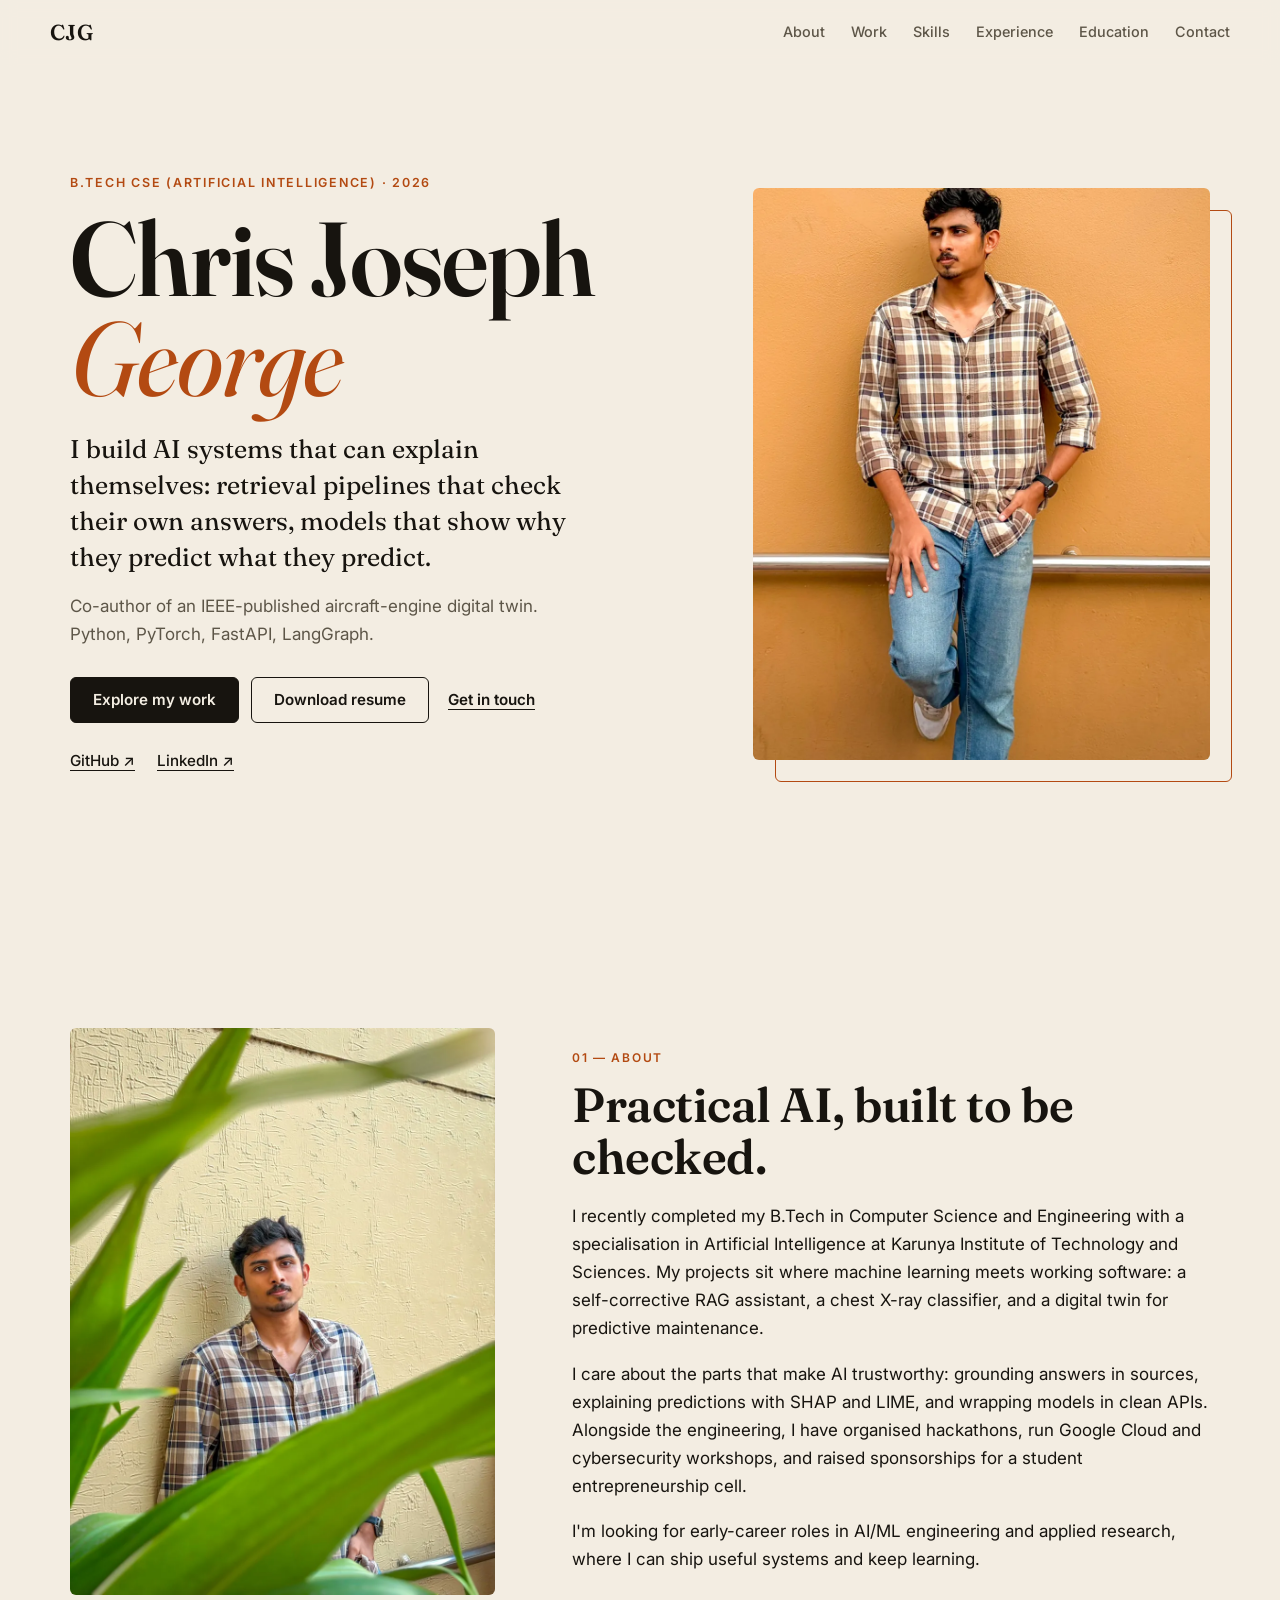
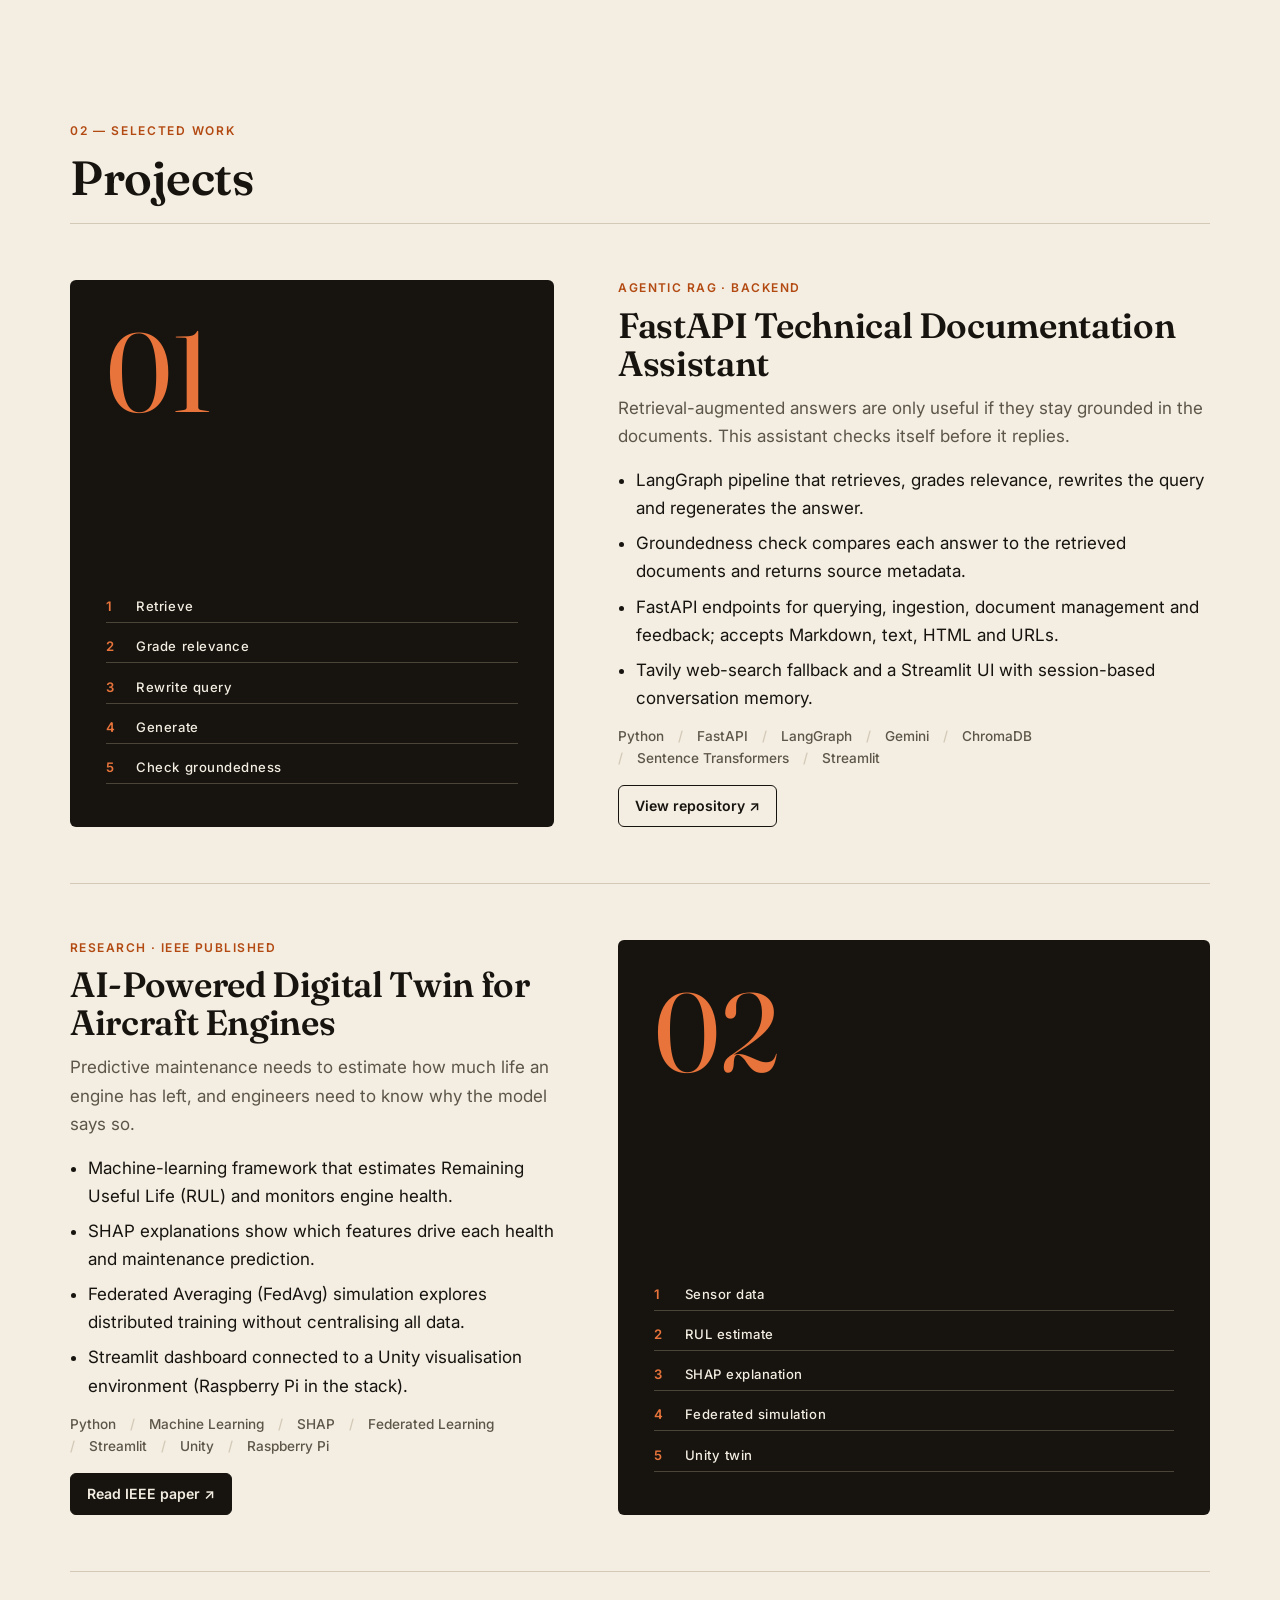
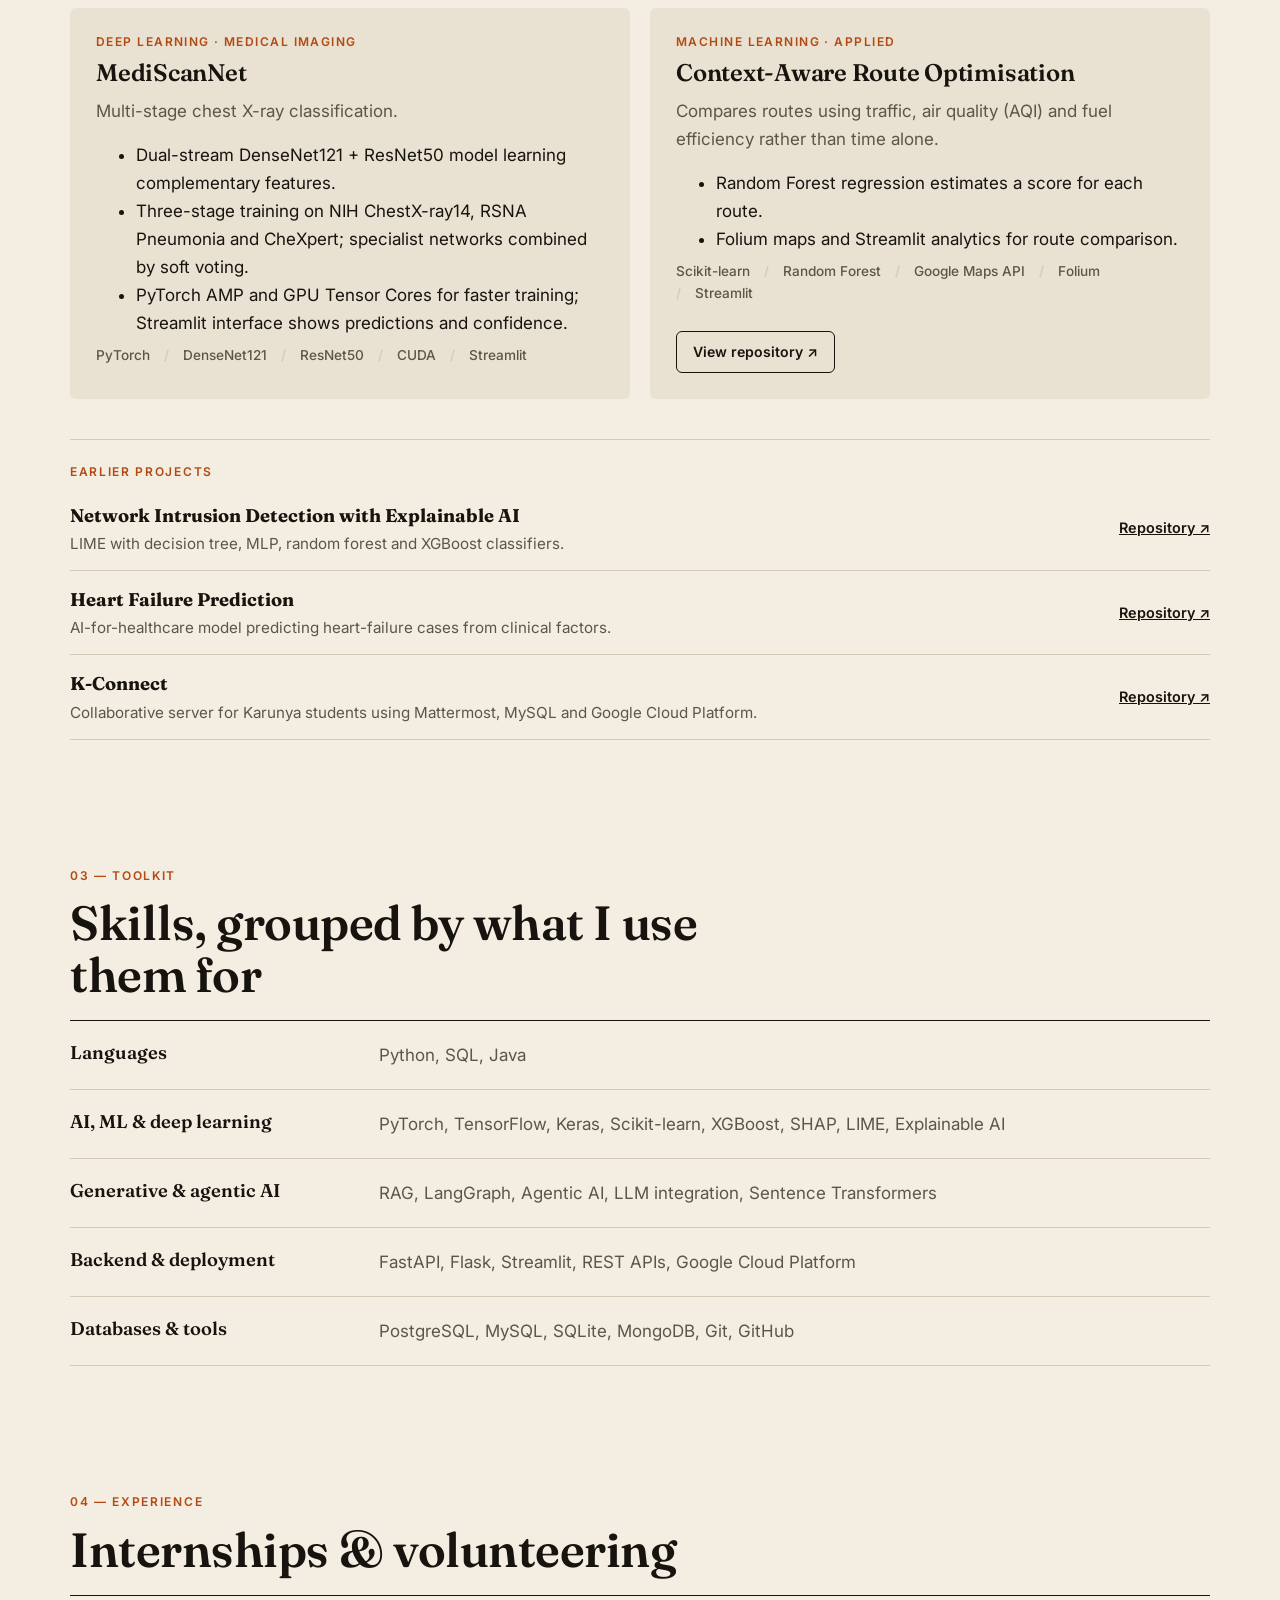
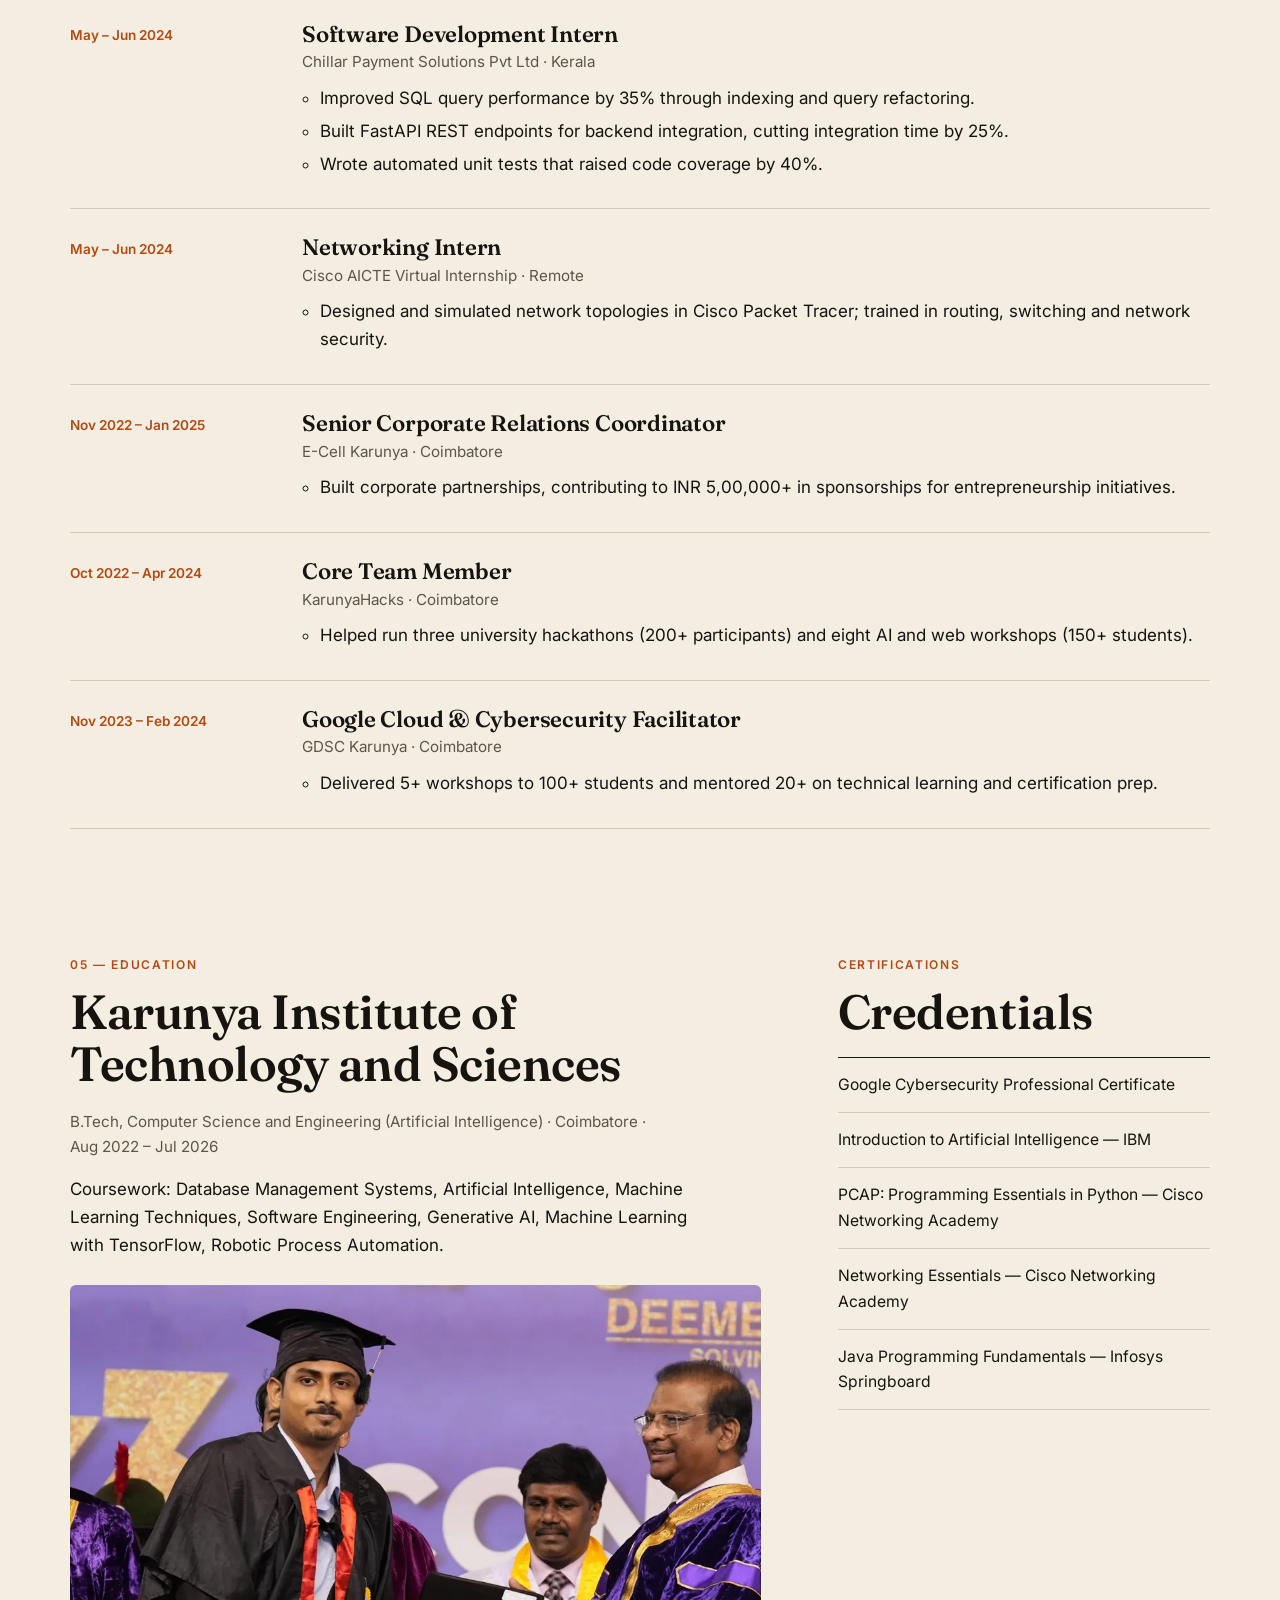
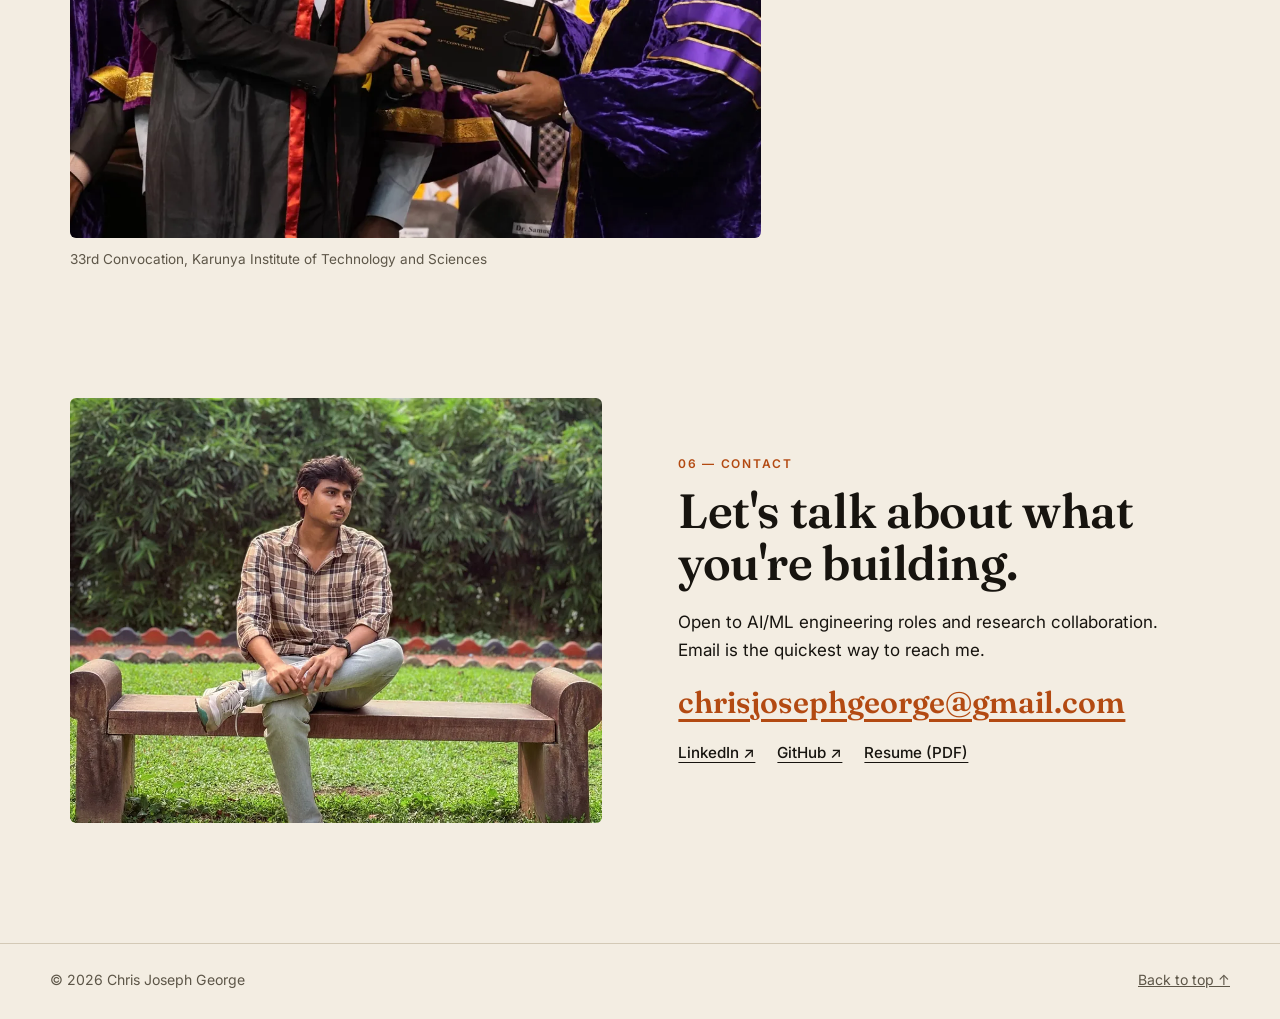
<file: index.html>
<!DOCTYPE html>
<html lang="en">
<head>
<meta charset="utf-8">
<meta name="viewport" content="width=device-width, initial-scale=1">
<title>Chris Joseph George — AI/ML Engineer</title>
<meta name="description" content="Computer Science graduate (AI &amp; ML) building RAG systems, deep learning models and FastAPI backends. Co-author of an IEEE-published aircraft-engine digital twin.">
<link rel="canonical" href="https://cjg1410.github.io/">
<meta property="og:type" content="website">
<meta property="og:title" content="Chris Joseph George — AI/ML Engineer">
<meta property="og:description" content="RAG systems, deep learning and explainable AI. Co-author of an IEEE-published digital twin.">
<meta property="og:url" content="https://cjg1410.github.io/">
<meta property="og:image" content="https://cjg1410.github.io/assets/og.jpg">
<meta name="twitter:card" content="summary_large_image">
<link rel="icon" href="data:image/svg+xml,%3Csvg xmlns='http://www.w3.org/2000/svg' viewBox='0 0 64 64'%3E%3Crect width='64' height='64' rx='12' fill='%2317140f'/%3E%3Ctext x='32' y='43' font-family='Georgia,serif' font-size='30' font-weight='700' fill='%23e8743b' text-anchor='middle'%3ECJ%3C/text%3E%3C/svg%3E">
<link rel="preconnect" href="https://fonts.googleapis.com"><link rel="preconnect" href="https://fonts.gstatic.com" crossorigin>
<link rel="stylesheet" href="https://fonts.googleapis.com/css2?family=Fraunces:opsz,wght@9..144,400;9..144,600&amp;family=Inter:wght@400;500;600&amp;display=swap">
<link rel="stylesheet" href="css/site.css">
</head>
<body>
<a class="skip" href="#main">Skip to content</a>
<header class="nav" id="nav">
  <a class="logo" href="#top" aria-label="Chris Joseph George, home">CJG</a>
  <button class="burger" aria-expanded="false" aria-controls="menu" aria-label="Menu"><span></span><span></span></button>
  <nav id="menu" aria-label="Primary">
    <a href="#about">About</a><a href="#work">Work</a><a href="#skills">Skills</a><a href="#experience">Experience</a><a href="#more">Education</a><a href="#contact">Contact</a>
  </nav>
</header>
<main id="main">
<section class="hero" id="top">
  <div class="hero-text">
    <p class="eyebrow">B.Tech CSE (Artificial Intelligence) · 2026</p>
    <h1>Chris Joseph <span>George</span></h1>
    <p class="lead">I build AI systems that can explain themselves: retrieval pipelines that check their own answers, models that show why they predict what they predict.</p>
    <p class="sub">Co-author of an IEEE-published aircraft-engine digital twin. Python, PyTorch, FastAPI, LangGraph.</p>
    <div class="cta">
      <a class="btn primary" href="#work">Explore my work</a>
      <a class="btn" href="assets/Chris_Joseph_George_Resume.pdf" download>Download resume</a>
      <a class="btn ghost" href="mailto:chrisjosephgeorge@gmail.com">Get in touch</a>
    </div>
    <p class="social"><a href="https://github.com/CJG1410" target="_blank" rel="noopener noreferrer">GitHub ↗</a><a href="https://www.linkedin.com/in/chris-joseph-george/" target="_blank" rel="noopener noreferrer">LinkedIn ↗</a></p>
  </div>
  <figure class="hero-photo"><img src="assets/hero.webp" width="1000" height="1249" alt="Chris Joseph George leaning against an ochre wall, looking off to the side" fetchpriority="high"></figure>
</section>

<section class="sec about" id="about">
  <figure class="about-photo reveal"><img src="assets/about.webp" width="900" height="1200" loading="lazy" alt="Portrait of Chris framed by green leaves against a cream wall"></figure>
  <div class="reveal">
    <h2><small>01 — About</small>Practical AI, built to be checked.</h2>
    <p>I recently completed my B.Tech in Computer Science and Engineering with a specialisation in Artificial Intelligence at Karunya Institute of Technology and Sciences. My projects sit where machine learning meets working software: a self-corrective RAG assistant, a chest X-ray classifier, and a digital twin for predictive maintenance.</p>
    <p>I care about the parts that make AI trustworthy: grounding answers in sources, explaining predictions with SHAP and LIME, and wrapping models in clean APIs. Alongside the engineering, I have organised hackathons, run Google Cloud and cybersecurity workshops, and raised sponsorships for a student entrepreneurship cell.</p>
    <p>I'm looking for early-career roles in AI/ML engineering and applied research, where I can ship useful systems and keep learning.</p>
  </div>
</section>

<section class="sec" id="work">
  <h2 class="reveal"><small>02 — Selected work</small>Projects</h2>
  <div id="projects"></div>
</section>

<section class="sec" id="skills">
  <h2 class="reveal"><small>03 — Toolkit</small>Skills, grouped by what I use them for</h2>
  <dl class="skills reveal">
    <div><dt>Languages</dt><dd>Python, SQL, Java</dd></div>
    <div><dt>AI, ML &amp; deep learning</dt><dd>PyTorch, TensorFlow, Keras, Scikit-learn, XGBoost, SHAP, LIME, Explainable AI</dd></div>
    <div><dt>Generative &amp; agentic AI</dt><dd>RAG, LangGraph, Agentic AI, LLM integration, Sentence Transformers</dd></div>
    <div><dt>Backend &amp; deployment</dt><dd>FastAPI, Flask, Streamlit, REST APIs, Google Cloud Platform</dd></div>
    <div><dt>Databases &amp; tools</dt><dd>PostgreSQL, MySQL, SQLite, MongoDB, Git, GitHub</dd></div>
  </dl>
</section>

<section class="sec" id="experience">
  <h2 class="reveal"><small>04 — Experience</small>Internships &amp; volunteering</h2>
  <ol class="tl">
    <li class="reveal"><time>May – Jun 2024</time><div><h3>Software Development Intern</h3><p class="org">Chillar Payment Solutions Pvt Ltd · Kerala</p><ul><li>Improved SQL query performance by 35% through indexing and query refactoring.</li><li>Built FastAPI REST endpoints for backend integration, cutting integration time by 25%.</li><li>Wrote automated unit tests that raised code coverage by 40%.</li></ul></div></li>
    <li class="reveal"><time>May – Jun 2024</time><div><h3>Networking Intern</h3><p class="org">Cisco AICTE Virtual Internship · Remote</p><ul><li>Designed and simulated network topologies in Cisco Packet Tracer; trained in routing, switching and network security.</li></ul></div></li>
    <li class="reveal"><time>Nov 2022 – Jan 2025</time><div><h3>Senior Corporate Relations Coordinator</h3><p class="org">E-Cell Karunya · Coimbatore</p><ul><li>Built corporate partnerships, contributing to INR 5,00,000+ in sponsorships for entrepreneurship initiatives.</li></ul></div></li>
    <li class="reveal"><time>Oct 2022 – Apr 2024</time><div><h3>Core Team Member</h3><p class="org">KarunyaHacks · Coimbatore</p><ul><li>Helped run three university hackathons (200+ participants) and eight AI and web workshops (150+ students).</li></ul></div></li>
    <li class="reveal"><time>Nov 2023 – Feb 2024</time><div><h3>Google Cloud &amp; Cybersecurity Facilitator</h3><p class="org">GDSC Karunya · Coimbatore</p><ul><li>Delivered 5+ workshops to 100+ students and mentored 20+ on technical learning and certification prep.</li></ul></div></li>
  </ol>
</section>

<section class="sec more" id="more">
  <div class="edu reveal">
    <h2><small>05 — Education</small>Karunya Institute of Technology and Sciences</h2>
    <p class="org">B.Tech, Computer Science and Engineering (Artificial Intelligence) · Coimbatore · Aug 2022 – Jul 2026</p>
    <p>Coursework: Database Management Systems, Artificial Intelligence, Machine Learning Techniques, Software Engineering, Generative AI, Machine Learning with TensorFlow, Robotic Process Automation.</p>
    <figure><img src="assets/convocation.webp" width="1100" height="884" loading="lazy" alt="Chris receiving his degree at Karunya's 33rd convocation"><figcaption>33rd Convocation, Karunya Institute of Technology and Sciences</figcaption></figure>
  </div>
  <div class="certs reveal">
    <h2><small>Certifications</small>Credentials</h2>
    <ul>
      <li>Google Cybersecurity Professional Certificate</li>
      <li>Introduction to Artificial Intelligence — IBM</li>
      <li>PCAP: Programming Essentials in Python — Cisco Networking Academy</li>
      <li>Networking Essentials — Cisco Networking Academy</li>
      <li>Java Programming Fundamentals — Infosys Springboard</li>
    </ul>
  </div>
</section>

<section class="sec contact" id="contact">
  <figure class="reveal"><img src="assets/bench.webp" width="1000" height="800" loading="lazy" alt="Chris sitting on a stone bench in a garden"></figure>
  <div class="reveal">
    <h2><small>06 — Contact</small>Let's talk about what you're building.</h2>
    <p>Open to AI/ML engineering roles and research collaboration. Email is the quickest way to reach me.</p>
    <a class="mail" href="mailto:chrisjosephgeorge@gmail.com">chrisjosephgeorge@gmail.com</a>
    <p class="social"><a href="https://www.linkedin.com/in/chris-joseph-george/" target="_blank" rel="noopener noreferrer">LinkedIn ↗</a><a href="https://github.com/CJG1410" target="_blank" rel="noopener noreferrer">GitHub ↗</a><a href="assets/Chris_Joseph_George_Resume.pdf" download>Resume (PDF)</a></p>
  </div>
</section>
</main>
<footer><span>© 2026 Chris Joseph George</span><a href="#top">Back to top ↑</a></footer>
<script src="js/main.js"></script>
</body>
</html>
</file>
<file: css/site.css>
:root{--paper:#f3ede2;--paper2:#e9e1d1;--ink:#17140f;--mute:#5d5648;--line:#d3c9b6;--acc:#b34a12;--accb:#e8743b;--r:6px;--wrap:1180px;--serif:'Fraunces',Georgia,serif;--sans:'Inter',system-ui,sans-serif}
*{box-sizing:border-box;margin:0}html{scroll-behavior:smooth;scroll-padding-top:72px}
body{background:var(--paper);color:var(--ink);font:400 17px/1.65 var(--sans);-webkit-font-smoothing:antialiased;overflow-x:hidden}
img{display:block;max-width:100%;height:auto}a{color:inherit}
:focus-visible{outline:3px solid var(--acc);outline-offset:3px;border-radius:3px}
.skip{position:absolute;left:-999px;top:8px;background:var(--ink);color:#fff;padding:8px 14px;z-index:99}.skip:focus{left:8px}
.nav{position:fixed;inset:0 0 auto;z-index:50;display:flex;justify-content:space-between;align-items:center;padding:14px max(20px,calc((100vw - var(--wrap))/2));background:rgba(243,237,226,.92);backdrop-filter:blur(8px);border-bottom:1px solid transparent;transition:border-color .2s}
.nav.stuck{border-color:var(--line)}
.logo{font:600 1.35rem var(--serif);text-decoration:none;letter-spacing:.02em}
.nav nav{display:flex;gap:26px}.nav nav a{font-size:.9rem;font-weight:500;text-decoration:none;color:var(--mute);padding:6px 0;border-bottom:2px solid transparent}
.nav nav a:hover,.nav nav a.on{color:var(--ink);border-color:var(--acc)}
.burger{display:none;background:none;border:0;width:44px;height:44px;cursor:pointer;position:relative}
.burger span{position:absolute;left:10px;right:10px;height:2px;background:var(--ink);transition:.2s}.burger span:first-child{top:18px}.burger span:last-child{top:25px}
.burger[aria-expanded=true] span:first-child{top:21px;transform:rotate(45deg)}.burger[aria-expanded=true] span:last-child{top:21px;transform:rotate(-45deg)}
h1,h2,h3{font-family:var(--serif);font-weight:600;line-height:1.08;letter-spacing:-.01em}
h2{font-size:clamp(1.9rem,4vw,3rem);max-width:20ch;margin-bottom:1.2rem}
h2 small{display:block;font:600 .75rem var(--sans);letter-spacing:.14em;text-transform:uppercase;color:var(--acc);margin-bottom:.9rem}
.hero,.sec,footer{max-width:var(--wrap);margin:0 auto;padding-left:20px;padding-right:20px}
.hero{min-height:100svh;display:grid;grid-template-columns:1.15fr .85fr;gap:clamp(24px,5vw,72px);align-items:center;padding-top:96px;padding-bottom:48px}
.eyebrow{font:600 .78rem var(--sans);letter-spacing:.14em;text-transform:uppercase;color:var(--acc);margin-bottom:1.2rem}
h1{font-size:clamp(3rem,8.2vw,7rem);line-height:.95;margin-bottom:1.5rem}h1 span{font-style:italic;font-weight:400;color:var(--acc)}
.lead{font:400 clamp(1.25rem,2.2vw,1.6rem)/1.4 var(--serif);max-width:30ch;margin-bottom:1rem}.sub{color:var(--mute);max-width:46ch;margin-bottom:1.8rem}
.cta{display:flex;flex-wrap:wrap;gap:12px;margin-bottom:1.6rem}
.btn{display:inline-flex;align-items:center;min-height:46px;padding:0 22px;border:1.5px solid var(--ink);border-radius:var(--r);font-weight:600;font-size:.95rem;text-decoration:none;transition:.18s}
.btn:hover{transform:translateY(-2px)}.btn.primary{background:var(--ink);color:var(--paper)}.btn.primary:hover{background:var(--acc);border-color:var(--acc)}.btn:not(.primary):hover{background:var(--ink);color:var(--paper)}
.btn.ghost{border-color:transparent;text-decoration:underline;text-underline-offset:4px;padding:0 6px}.btn.ghost:hover{background:none;color:var(--acc)}
.social{display:flex;gap:22px;flex-wrap:wrap;font-weight:500;font-size:.95rem}.social a{text-underline-offset:4px}.social a:hover{color:var(--acc)}
.hero-photo{position:relative;justify-self:end;width:min(100%,460px)}
.hero-photo::before{content:"";position:absolute;inset:22px -22px -22px 22px;border:1.5px solid var(--acc);border-radius:var(--r);z-index:0}
.hero-photo img{position:relative;z-index:1;width:100%;aspect-ratio:4/5;object-fit:cover;object-position:50% 20%;border-radius:var(--r)}
.sec{padding-top:clamp(64px,10vw,128px);padding-bottom:0}
.about{display:grid;grid-template-columns:.8fr 1.2fr;gap:clamp(28px,6vw,88px);align-items:center}
.about p+p{margin-top:1.1rem}.about p{max-width:60ch}
.about-photo img,.contact img,.edu img{border-radius:var(--r);width:100%;object-fit:cover}.about-photo img{aspect-ratio:3/4;object-position:50% 25%}
/* projects */
.feat{display:grid;grid-template-columns:.9fr 1.1fr;gap:clamp(24px,5vw,64px);padding:clamp(32px,5vw,56px) 0;border-top:1px solid var(--line)}
.feat:nth-child(even) .viz{order:2}
.viz{background:var(--ink);color:var(--paper);border-radius:var(--r);padding:clamp(22px,3vw,36px);display:flex;flex-direction:column;justify-content:space-between;min-height:320px}
.viz .num{font:400 clamp(4rem,9vw,7rem)/1 var(--serif);color:var(--accb)}
.viz ol{list-style:none;padding:0;font:500 .82rem var(--sans);letter-spacing:.04em;display:grid;gap:8px}
.viz li{display:flex;gap:12px;padding-bottom:8px;border-bottom:1px solid #4a4439}.viz li b{color:var(--accb);font-weight:600;min-width:1.4em}
.kind{font:600 .75rem var(--sans);letter-spacing:.12em;text-transform:uppercase;color:var(--acc);margin-bottom:.7rem}
.feat h3,.card h3{font-size:clamp(1.6rem,3vw,2.2rem);margin-bottom:.7rem}.problem{color:var(--mute);margin-bottom:1rem}
.feat ul{padding-left:1.1rem;margin:1rem 0}.feat li{margin-bottom:.45rem}
.tech{display:flex;flex-wrap:wrap;gap:6px 14px;list-style:none;padding:0!important;margin:1rem 0!important;font:500 .85rem var(--sans);color:var(--mute)}.tech li{margin:0!important}.tech li+li::before{content:"/";margin-right:14px;color:var(--line)}
.links{display:flex;flex-wrap:wrap;gap:10px;margin-top:1.2rem}.links .btn{min-height:42px;font-size:.88rem;padding:0 16px}
.gallery{display:grid;grid-template-columns:repeat(auto-fit,minmax(min(100%,340px),1fr));gap:20px;border-top:1px solid var(--line);padding-top:36px}
.card{background:var(--paper2);border-radius:var(--r);padding:26px;display:flex;flex-direction:column}.card h3{font-size:1.5rem}.card .links{margin-top:auto;padding-top:1rem}.card .tech{margin:.6rem 0!important}
.archive{margin-top:40px;border-top:1px solid var(--line)}.archive h3{font:600 .75rem var(--sans);letter-spacing:.14em;text-transform:uppercase;color:var(--acc);padding:24px 0 8px}
.arow{display:grid;grid-template-columns:1fr auto;gap:8px 24px;align-items:center;padding:14px 0;border-bottom:1px solid var(--line)}.arow p{color:var(--mute);font-size:.95rem}.arow strong{font-family:var(--serif);font-size:1.15rem}
.arow a{font-weight:600;font-size:.9rem;white-space:nowrap}
.skills{border-top:1.5px solid var(--ink)}.skills div{display:grid;grid-template-columns:minmax(180px,.5fr) 1.5fr;gap:12px 32px;padding:20px 0;border-bottom:1px solid var(--line)}
.skills dt{font:600 1.15rem var(--serif)}.skills dd{color:var(--mute)}
.tl{list-style:none;padding:0;border-top:1.5px solid var(--ink)}.tl>li{display:grid;grid-template-columns:200px 1fr;gap:12px 32px;padding:26px 0;border-bottom:1px solid var(--line)}
.tl time{font:600 .85rem var(--sans);color:var(--acc);padding-top:.35rem}.tl h3{font-size:1.4rem}.org{color:var(--mute);font-size:.95rem;margin:.2rem 0 .6rem}.tl ul{padding-left:1.1rem}.tl ul li{margin-bottom:.3rem}
.more{display:grid;grid-template-columns:1.3fr .7fr;gap:clamp(28px,6vw,80px)}
.edu p{margin-bottom:1rem;max-width:58ch}.edu figure{margin-top:1.6rem}.edu img{aspect-ratio:5/4;object-position:35% 30%}figcaption{font-size:.85rem;color:var(--mute);margin-top:.6rem}
.certs ul{list-style:none;padding:0;border-top:1.5px solid var(--ink)}.certs li{padding:14px 0;border-bottom:1px solid var(--line);font-size:.98rem}
.contact{display:grid;grid-template-columns:1fr 1fr;gap:clamp(28px,6vw,80px);align-items:center;padding-bottom:clamp(64px,10vw,120px)}
.contact img{aspect-ratio:5/4;object-position:50% 30%}.contact p{max-width:46ch}
.mail{display:inline-block;margin:1.2rem 0;font:600 clamp(1.15rem,3.2vw,1.9rem) var(--serif);color:var(--acc);text-underline-offset:6px;overflow-wrap:anywhere}.mail:hover{color:var(--ink)}
footer{display:flex;justify-content:space-between;gap:12px;flex-wrap:wrap;padding-top:24px;padding-bottom:28px;border-top:1px solid var(--line);font-size:.88rem;color:var(--mute);max-width:none;padding-inline:max(20px,calc((100vw - var(--wrap))/2))}
.reveal{opacity:0;transform:translateY(16px);transition:opacity .6s,transform .6s}.reveal.in{opacity:1;transform:none}
@media(max-width:860px){
 .burger{display:block}.nav nav{position:fixed;inset:60px 0 auto;background:var(--paper);flex-direction:column;gap:0;padding:8px 20px 20px;border-bottom:1px solid var(--line);transform:translateY(-130%);transition:transform .25s}
 .nav nav.open{transform:none}.nav nav a{padding:14px 0;font-size:1.05rem;border-bottom:1px solid var(--line)}
 .hero{grid-template-columns:1fr;min-height:0;padding-top:84px}.hero-photo{justify-self:center;width:min(74%,320px);margin:8px 0 28px 0;order:-1}.hero-photo::before{inset:14px -12px -14px 12px}
 .hero-photo img{aspect-ratio:4/5;object-position:50% 0}
 .about,.contact,.more,.feat{grid-template-columns:1fr}.feat:nth-child(even) .viz{order:0}.about-photo{max-width:340px}.viz{min-height:0;gap:28px}
 .skills div,.tl>li{grid-template-columns:1fr}
}
@media(max-width:480px){body{font-size:16px}.btn{flex:1 1 auto;justify-content:center}.btn.ghost{flex:0 0 auto}.arow{grid-template-columns:1fr}}
@media(prefers-reduced-motion:reduce){*{transition:none!important;scroll-behavior:auto!important}.reveal{opacity:1;transform:none}}
</file>
